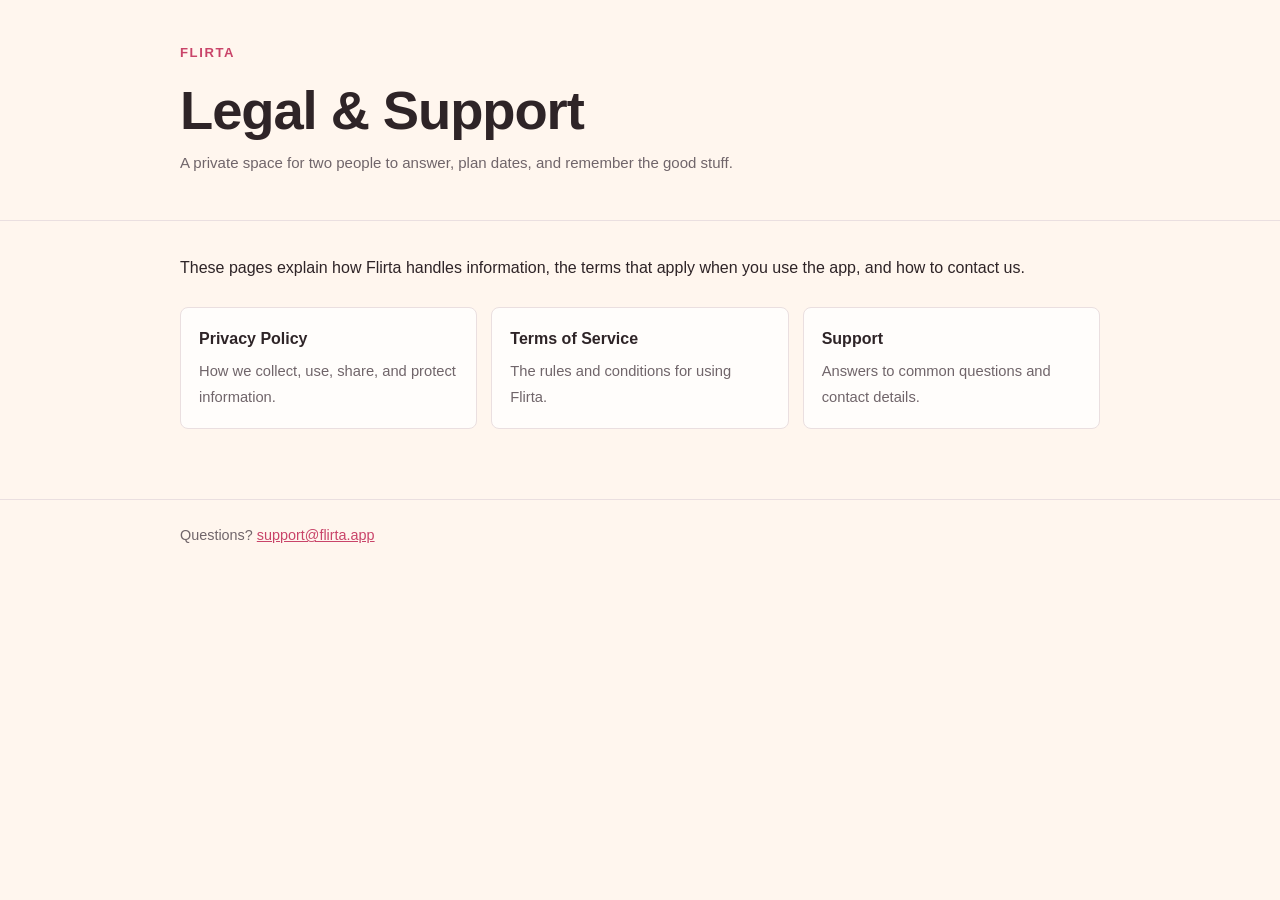
<file: index.html>
<!doctype html>
<html lang="en"><head><meta charset="utf-8"><meta name="viewport" content="width=device-width, initial-scale=1"><title>Flirta Legal &amp; Support</title><link rel="stylesheet" href="style.css"></head>
<body><header><div class="wrap"><p class="brand">Flirta</p><h1>Legal &amp; Support</h1><p class="meta">A private space for two people to answer, plan dates, and remember the good stuff.</p></div></header>
<main class="wrap"><p>These pages explain how Flirta handles information, the terms that apply when you use the app, and how to contact us.</p><div class="links"><a class="link-card" href="privacy-policy.html"><strong>Privacy Policy</strong><span>How we collect, use, share, and protect information.</span></a><a class="link-card" href="terms-of-service.html"><strong>Terms of Service</strong><span>The rules and conditions for using Flirta.</span></a><a class="link-card" href="support.html"><strong>Support</strong><span>Answers to common questions and contact details.</span></a></div></main>
<footer><div class="wrap">Questions? <a href="mailto:support@flirta.app">support@flirta.app</a></div></footer></body></html>
</file>
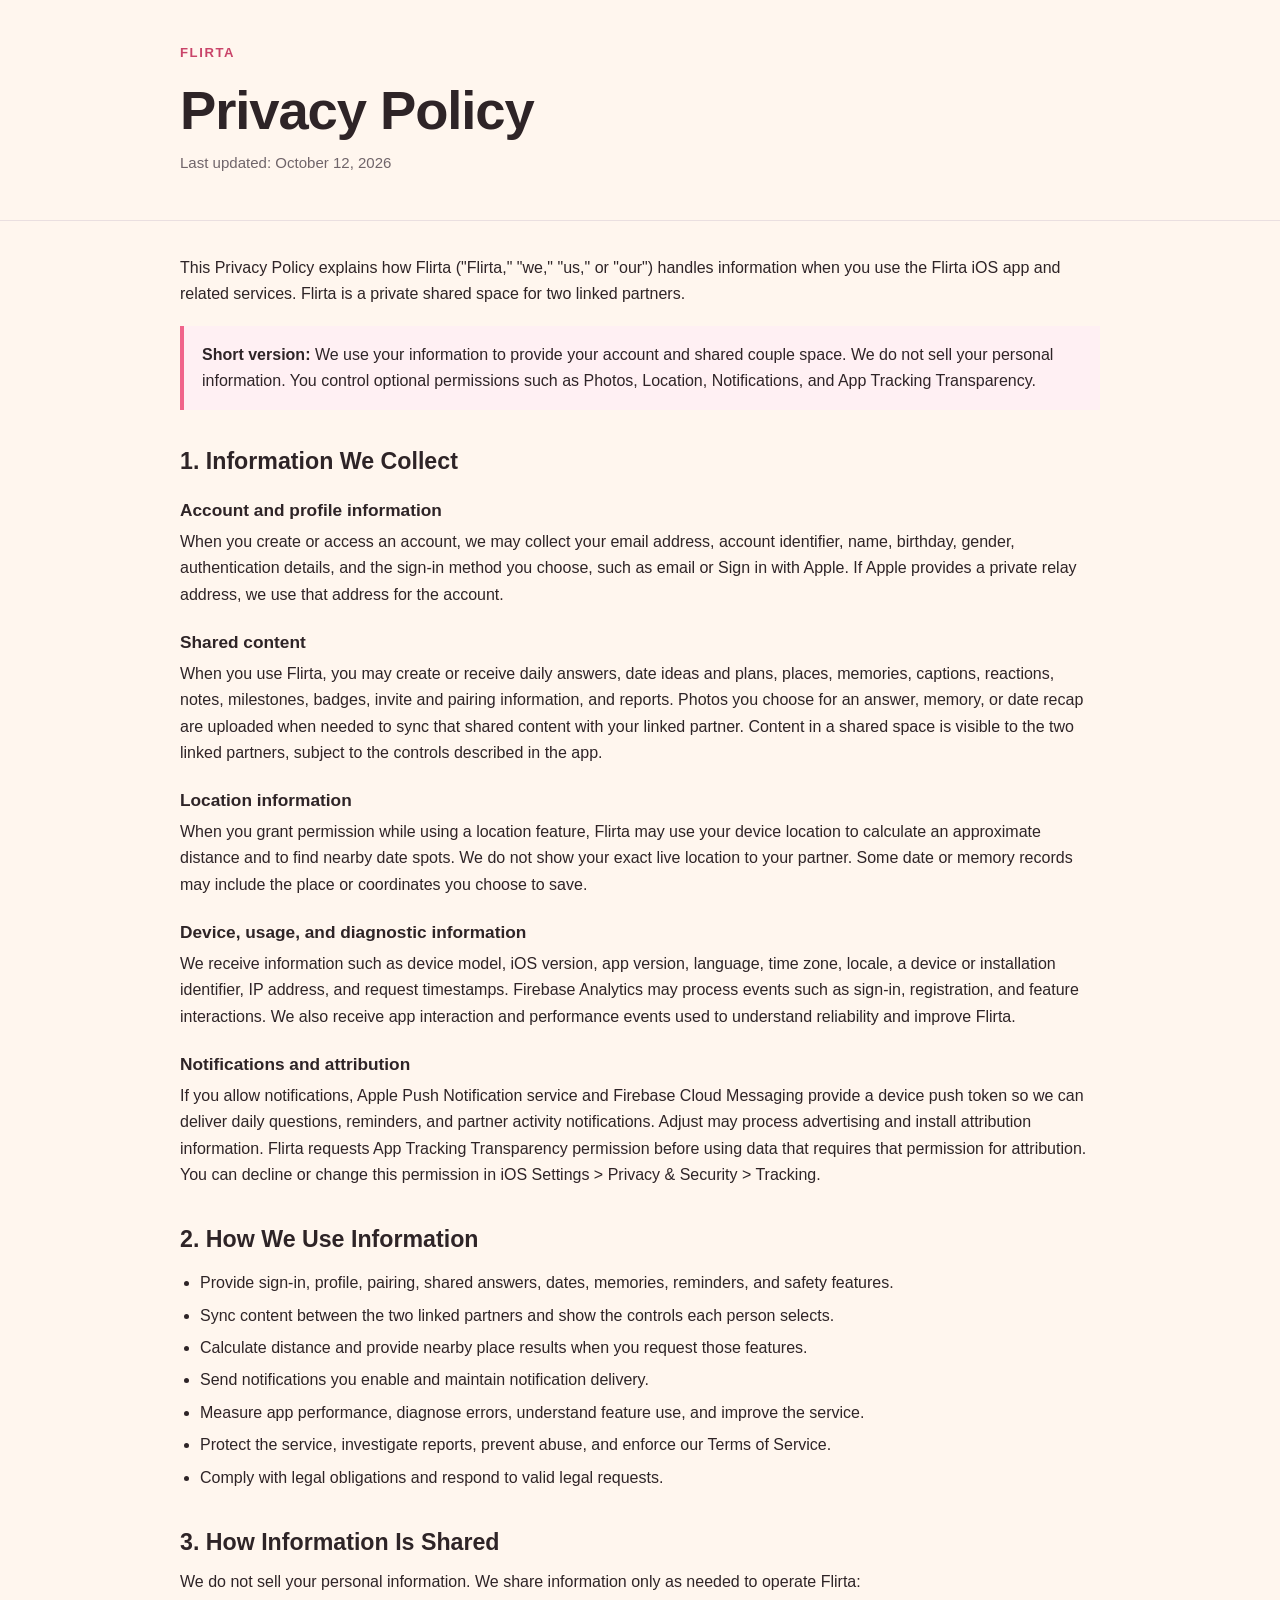
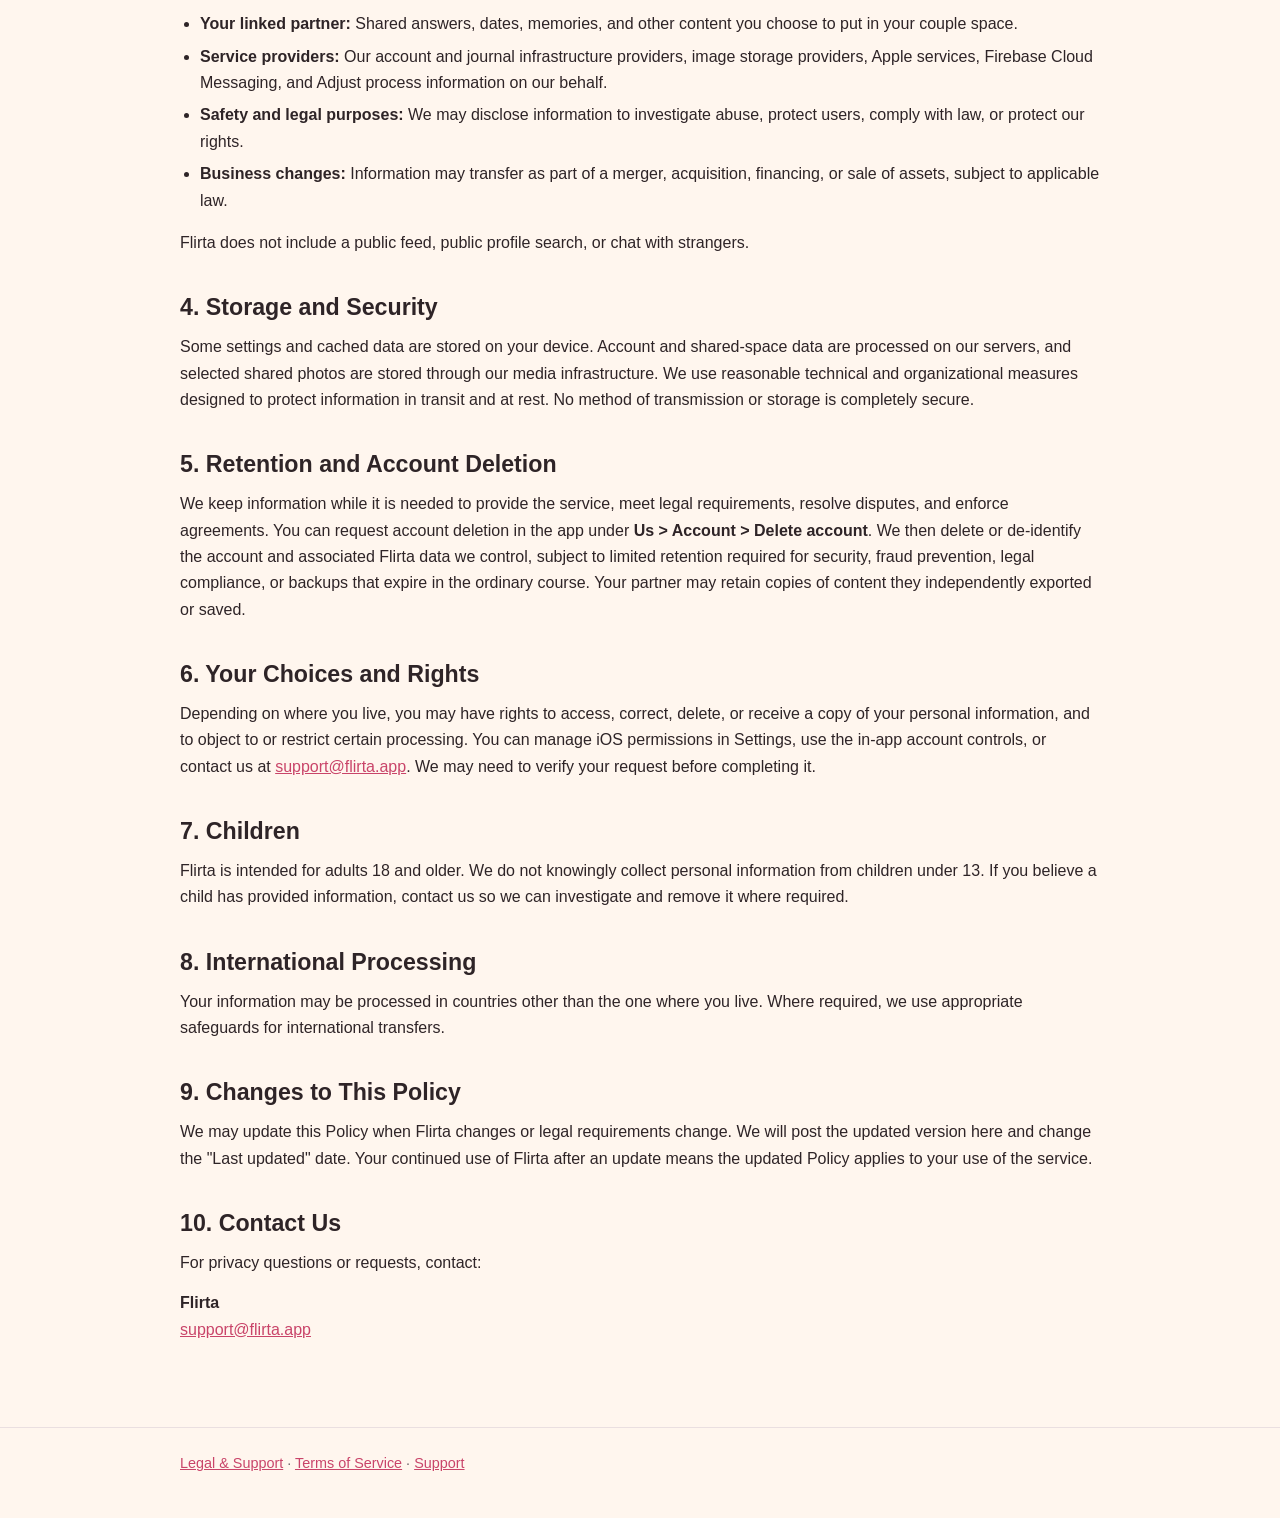
<file: privacy-policy.html>
<!doctype html>
<html lang="en"><head><meta charset="utf-8"><meta name="viewport" content="width=device-width, initial-scale=1"><title>Privacy Policy | Flirta</title><link rel="stylesheet" href="style.css"></head>
<body><header><div class="wrap"><p class="brand">Flirta</p><h1>Privacy Policy</h1><p class="meta">Last updated: October 12, 2026</p></div></header><main class="wrap">
<p>This Privacy Policy explains how Flirta ("Flirta," "we," "us," or "our") handles information when you use the Flirta iOS app and related services. Flirta is a private shared space for two linked partners.</p>
<div class="notice"><strong>Short version:</strong> We use your information to provide your account and shared couple space. We do not sell your personal information. You control optional permissions such as Photos, Location, Notifications, and App Tracking Transparency.</div>
<h2>1. Information We Collect</h2><h3>Account and profile information</h3><p>When you create or access an account, we may collect your email address, account identifier, name, birthday, gender, authentication details, and the sign-in method you choose, such as email or Sign in with Apple. If Apple provides a private relay address, we use that address for the account.</p>
<h3>Shared content</h3><p>When you use Flirta, you may create or receive daily answers, date ideas and plans, places, memories, captions, reactions, notes, milestones, badges, invite and pairing information, and reports. Photos you choose for an answer, memory, or date recap are uploaded when needed to sync that shared content with your linked partner. Content in a shared space is visible to the two linked partners, subject to the controls described in the app.</p>
<h3>Location information</h3><p>When you grant permission while using a location feature, Flirta may use your device location to calculate an approximate distance and to find nearby date spots. We do not show your exact live location to your partner. Some date or memory records may include the place or coordinates you choose to save.</p>
<h3>Device, usage, and diagnostic information</h3><p>We receive information such as device model, iOS version, app version, language, time zone, locale, a device or installation identifier, IP address, and request timestamps. Firebase Analytics may process events such as sign-in, registration, and feature interactions. We also receive app interaction and performance events used to understand reliability and improve Flirta.</p>
<h3>Notifications and attribution</h3><p>If you allow notifications, Apple Push Notification service and Firebase Cloud Messaging provide a device push token so we can deliver daily questions, reminders, and partner activity notifications. Adjust may process advertising and install attribution information. Flirta requests App Tracking Transparency permission before using data that requires that permission for attribution. You can decline or change this permission in iOS Settings &gt; Privacy &amp; Security &gt; Tracking.</p>
<h2>2. How We Use Information</h2><ul><li>Provide sign-in, profile, pairing, shared answers, dates, memories, reminders, and safety features.</li><li>Sync content between the two linked partners and show the controls each person selects.</li><li>Calculate distance and provide nearby place results when you request those features.</li><li>Send notifications you enable and maintain notification delivery.</li><li>Measure app performance, diagnose errors, understand feature use, and improve the service.</li><li>Protect the service, investigate reports, prevent abuse, and enforce our Terms of Service.</li><li>Comply with legal obligations and respond to valid legal requests.</li></ul>
<h2>3. How Information Is Shared</h2><p>We do not sell your personal information. We share information only as needed to operate Flirta:</p><ul><li><strong>Your linked partner:</strong> Shared answers, dates, memories, and other content you choose to put in your couple space.</li><li><strong>Service providers:</strong> Our account and journal infrastructure providers, image storage providers, Apple services, Firebase Cloud Messaging, and Adjust process information on our behalf.</li><li><strong>Safety and legal purposes:</strong> We may disclose information to investigate abuse, protect users, comply with law, or protect our rights.</li><li><strong>Business changes:</strong> Information may transfer as part of a merger, acquisition, financing, or sale of assets, subject to applicable law.</li></ul><p>Flirta does not include a public feed, public profile search, or chat with strangers.</p>
<h2>4. Storage and Security</h2><p>Some settings and cached data are stored on your device. Account and shared-space data are processed on our servers, and selected shared photos are stored through our media infrastructure. We use reasonable technical and organizational measures designed to protect information in transit and at rest. No method of transmission or storage is completely secure.</p>
<h2>5. Retention and Account Deletion</h2><p>We keep information while it is needed to provide the service, meet legal requirements, resolve disputes, and enforce agreements. You can request account deletion in the app under <strong>Us &gt; Account &gt; Delete account</strong>. We then delete or de-identify the account and associated Flirta data we control, subject to limited retention required for security, fraud prevention, legal compliance, or backups that expire in the ordinary course. Your partner may retain copies of content they independently exported or saved.</p>
<h2>6. Your Choices and Rights</h2><p>Depending on where you live, you may have rights to access, correct, delete, or receive a copy of your personal information, and to object to or restrict certain processing. You can manage iOS permissions in Settings, use the in-app account controls, or contact us at <a href="mailto:support@flirta.app">support@flirta.app</a>. We may need to verify your request before completing it.</p>
<h2>7. Children</h2><p>Flirta is intended for adults 18 and older. We do not knowingly collect personal information from children under 13. If you believe a child has provided information, contact us so we can investigate and remove it where required.</p>
<h2>8. International Processing</h2><p>Your information may be processed in countries other than the one where you live. Where required, we use appropriate safeguards for international transfers.</p>
<h2>9. Changes to This Policy</h2><p>We may update this Policy when Flirta changes or legal requirements change. We will post the updated version here and change the "Last updated" date. Your continued use of Flirta after an update means the updated Policy applies to your use of the service.</p>
<h2>10. Contact Us</h2><p>For privacy questions or requests, contact:</p><p><strong>Flirta</strong><br><a href="mailto:support@flirta.app">support@flirta.app</a></p></main>
<footer><div class="wrap"><a href="index.html">Legal &amp; Support</a> · <a href="terms-of-service.html">Terms of Service</a> · <a href="support.html">Support</a></div></footer></body></html>
</file>
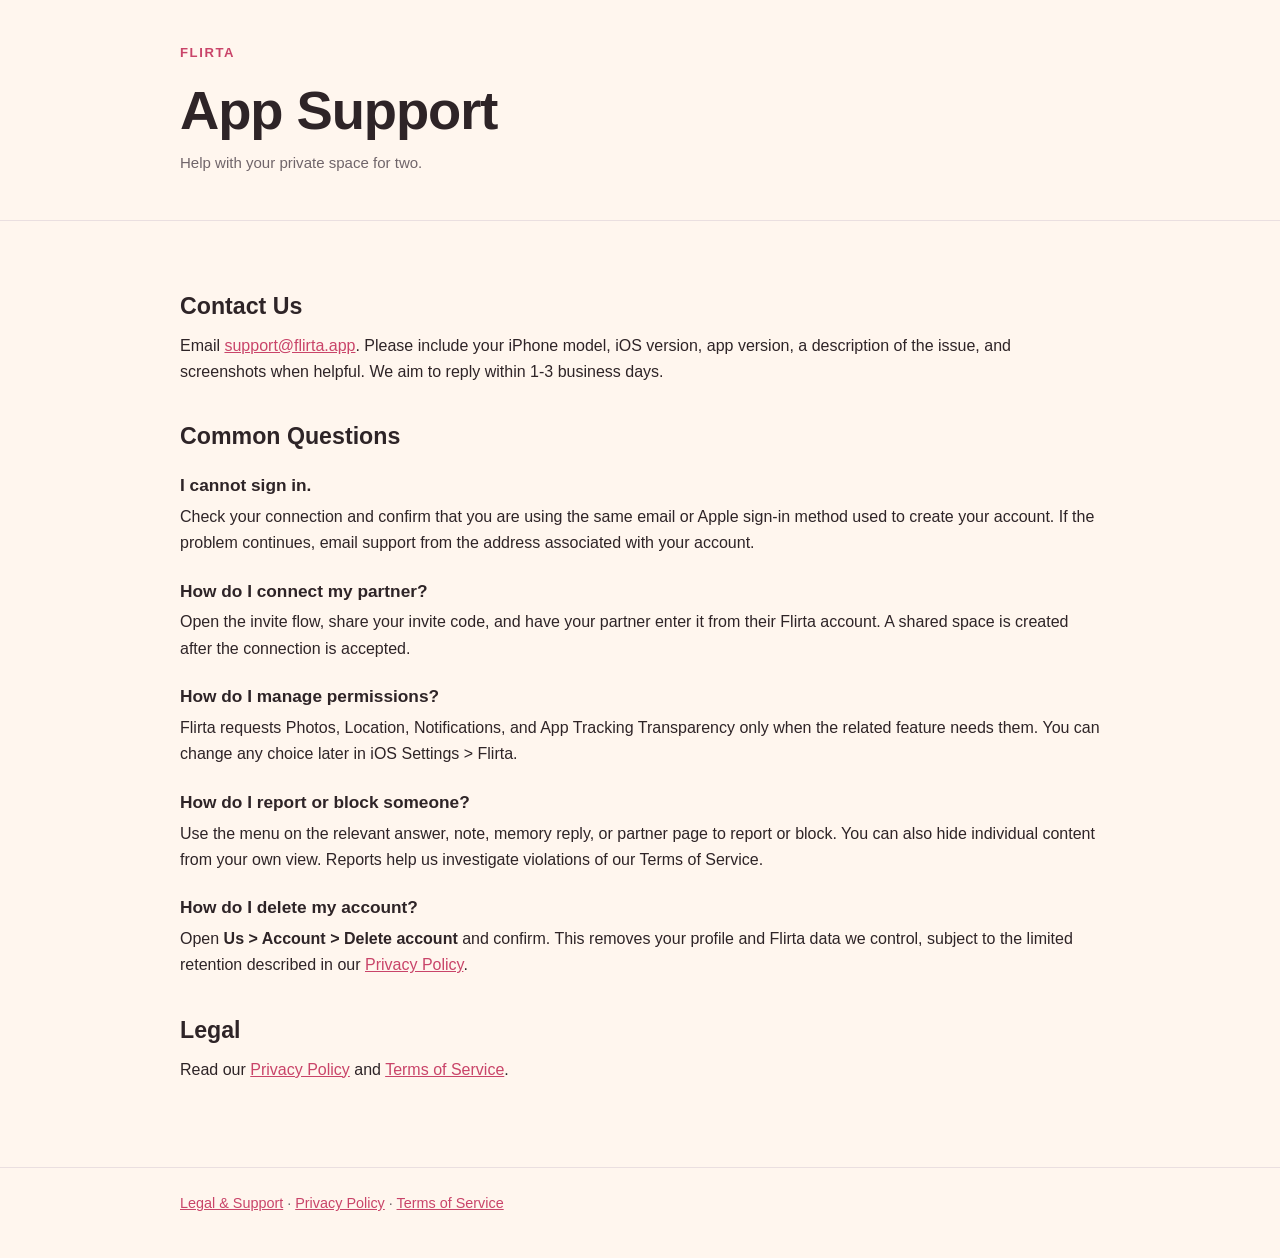
<file: support.html>
<!doctype html>
<html lang="en"><head><meta charset="utf-8"><meta name="viewport" content="width=device-width, initial-scale=1"><title>Support | Flirta</title><link rel="stylesheet" href="style.css"></head>
<body><header><div class="wrap"><p class="brand">Flirta</p><h1>App Support</h1><p class="meta">Help with your private space for two.</p></div></header><main class="wrap">
<h2>Contact Us</h2><p>Email <a href="mailto:support@flirta.app">support@flirta.app</a>. Please include your iPhone model, iOS version, app version, a description of the issue, and screenshots when helpful. We aim to reply within 1-3 business days.</p>
<h2>Common Questions</h2><h3>I cannot sign in.</h3><p>Check your connection and confirm that you are using the same email or Apple sign-in method used to create your account. If the problem continues, email support from the address associated with your account.</p>
<h3>How do I connect my partner?</h3><p>Open the invite flow, share your invite code, and have your partner enter it from their Flirta account. A shared space is created after the connection is accepted.</p>
<h3>How do I manage permissions?</h3><p>Flirta requests Photos, Location, Notifications, and App Tracking Transparency only when the related feature needs them. You can change any choice later in iOS Settings &gt; Flirta.</p>
<h3>How do I report or block someone?</h3><p>Use the menu on the relevant answer, note, memory reply, or partner page to report or block. You can also hide individual content from your own view. Reports help us investigate violations of our Terms of Service.</p>
<h3>How do I delete my account?</h3><p>Open <strong>Us &gt; Account &gt; Delete account</strong> and confirm. This removes your profile and Flirta data we control, subject to the limited retention described in our <a href="privacy-policy.html">Privacy Policy</a>.</p>
<h2>Legal</h2><p>Read our <a href="privacy-policy.html">Privacy Policy</a> and <a href="terms-of-service.html">Terms of Service</a>.</p></main>
<footer><div class="wrap"><a href="index.html">Legal &amp; Support</a> · <a href="privacy-policy.html">Privacy Policy</a> · <a href="terms-of-service.html">Terms of Service</a></div></footer></body></html>
</file>
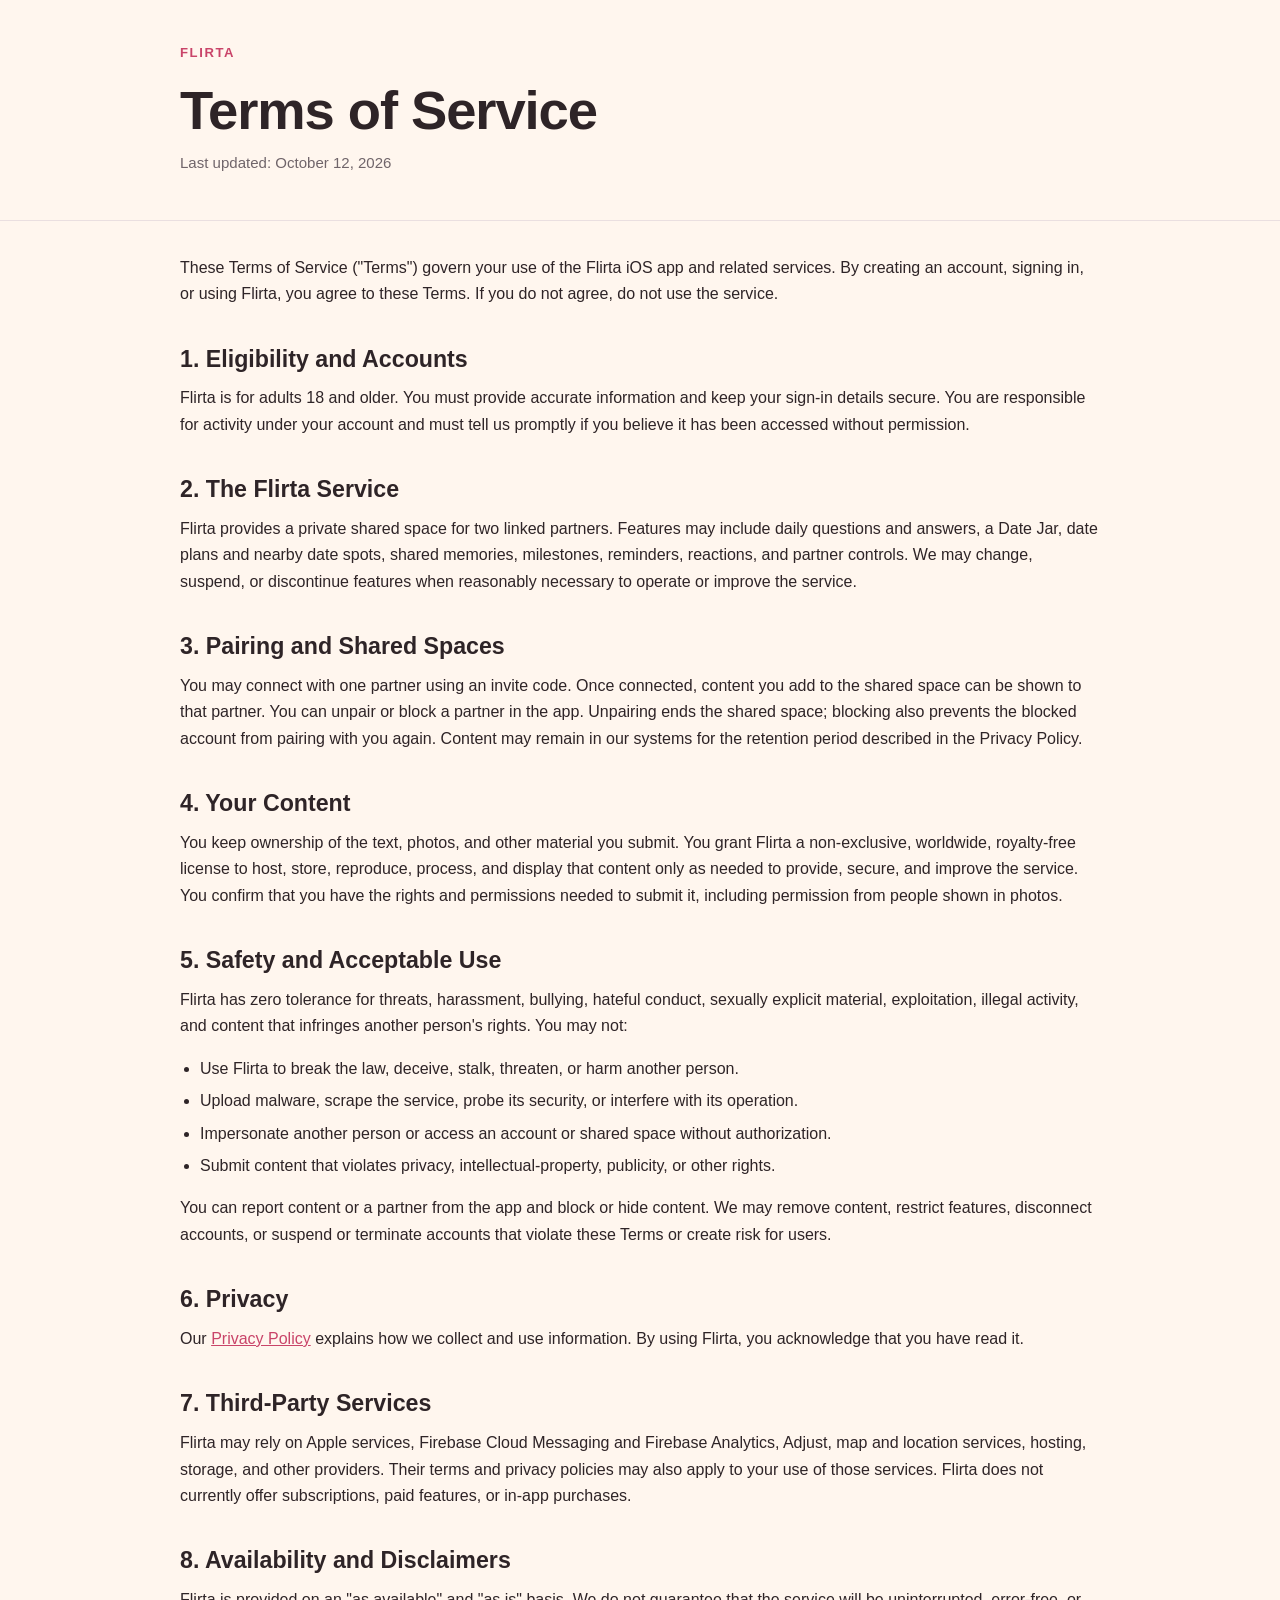
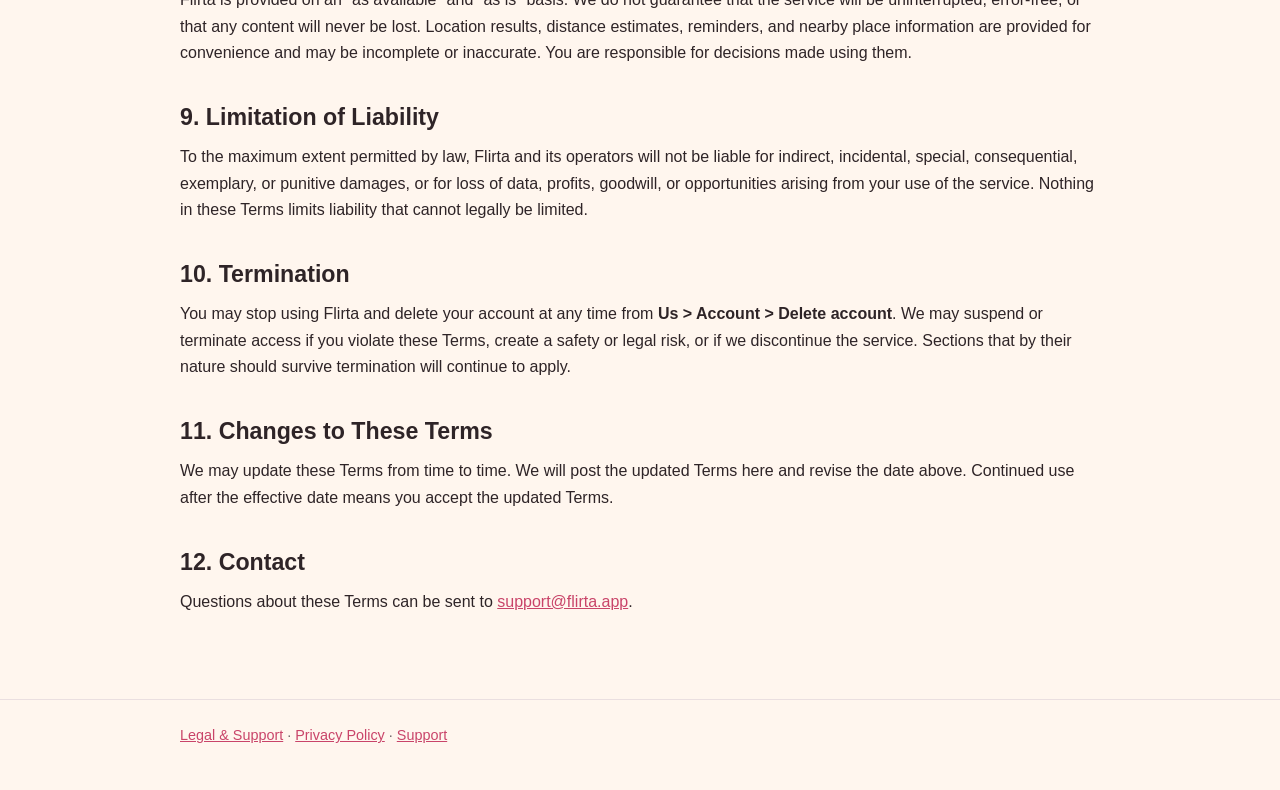
<file: terms-of-service.html>
<!doctype html>
<html lang="en"><head><meta charset="utf-8"><meta name="viewport" content="width=device-width, initial-scale=1"><title>Terms of Service | Flirta</title><link rel="stylesheet" href="style.css"></head>
<body><header><div class="wrap"><p class="brand">Flirta</p><h1>Terms of Service</h1><p class="meta">Last updated: October 12, 2026</p></div></header><main class="wrap">
<p>These Terms of Service ("Terms") govern your use of the Flirta iOS app and related services. By creating an account, signing in, or using Flirta, you agree to these Terms. If you do not agree, do not use the service.</p>
<h2>1. Eligibility and Accounts</h2><p>Flirta is for adults 18 and older. You must provide accurate information and keep your sign-in details secure. You are responsible for activity under your account and must tell us promptly if you believe it has been accessed without permission.</p>
<h2>2. The Flirta Service</h2><p>Flirta provides a private shared space for two linked partners. Features may include daily questions and answers, a Date Jar, date plans and nearby date spots, shared memories, milestones, reminders, reactions, and partner controls. We may change, suspend, or discontinue features when reasonably necessary to operate or improve the service.</p>
<h2>3. Pairing and Shared Spaces</h2><p>You may connect with one partner using an invite code. Once connected, content you add to the shared space can be shown to that partner. You can unpair or block a partner in the app. Unpairing ends the shared space; blocking also prevents the blocked account from pairing with you again. Content may remain in our systems for the retention period described in the Privacy Policy.</p>
<h2>4. Your Content</h2><p>You keep ownership of the text, photos, and other material you submit. You grant Flirta a non-exclusive, worldwide, royalty-free license to host, store, reproduce, process, and display that content only as needed to provide, secure, and improve the service. You confirm that you have the rights and permissions needed to submit it, including permission from people shown in photos.</p>
<h2>5. Safety and Acceptable Use</h2><p>Flirta has zero tolerance for threats, harassment, bullying, hateful conduct, sexually explicit material, exploitation, illegal activity, and content that infringes another person's rights. You may not:</p><ul><li>Use Flirta to break the law, deceive, stalk, threaten, or harm another person.</li><li>Upload malware, scrape the service, probe its security, or interfere with its operation.</li><li>Impersonate another person or access an account or shared space without authorization.</li><li>Submit content that violates privacy, intellectual-property, publicity, or other rights.</li></ul><p>You can report content or a partner from the app and block or hide content. We may remove content, restrict features, disconnect accounts, or suspend or terminate accounts that violate these Terms or create risk for users.</p>
<h2>6. Privacy</h2><p>Our <a href="privacy-policy.html">Privacy Policy</a> explains how we collect and use information. By using Flirta, you acknowledge that you have read it.</p>
<h2>7. Third-Party Services</h2><p>Flirta may rely on Apple services, Firebase Cloud Messaging and Firebase Analytics, Adjust, map and location services, hosting, storage, and other providers. Their terms and privacy policies may also apply to your use of those services. Flirta does not currently offer subscriptions, paid features, or in-app purchases.</p>
<h2>8. Availability and Disclaimers</h2><p>Flirta is provided on an "as available" and "as is" basis. We do not guarantee that the service will be uninterrupted, error-free, or that any content will never be lost. Location results, distance estimates, reminders, and nearby place information are provided for convenience and may be incomplete or inaccurate. You are responsible for decisions made using them.</p>
<h2>9. Limitation of Liability</h2><p>To the maximum extent permitted by law, Flirta and its operators will not be liable for indirect, incidental, special, consequential, exemplary, or punitive damages, or for loss of data, profits, goodwill, or opportunities arising from your use of the service. Nothing in these Terms limits liability that cannot legally be limited.</p>
<h2>10. Termination</h2><p>You may stop using Flirta and delete your account at any time from <strong>Us &gt; Account &gt; Delete account</strong>. We may suspend or terminate access if you violate these Terms, create a safety or legal risk, or if we discontinue the service. Sections that by their nature should survive termination will continue to apply.</p>
<h2>11. Changes to These Terms</h2><p>We may update these Terms from time to time. We will post the updated Terms here and revise the date above. Continued use after the effective date means you accept the updated Terms.</p>
<h2>12. Contact</h2><p>Questions about these Terms can be sent to <a href="mailto:support@flirta.app">support@flirta.app</a>.</p></main>
<footer><div class="wrap"><a href="index.html">Legal &amp; Support</a> · <a href="privacy-policy.html">Privacy Policy</a> · <a href="support.html">Support</a></div></footer></body></html>
</file>
<file: style.css>
:root{color-scheme:light;--cream:#fff6ee;--paper:#fffdfb;--ink:#2e2427;--muted:#70656a;--rose:#f0648a;--rose-dark:#c94469;--line:#eadfe0;--soft:#fff0f3}*{box-sizing:border-box}html{background:var(--cream)}body{margin:0;color:var(--ink);background:var(--cream);font-family:-apple-system,BlinkMacSystemFont,"Segoe UI",sans-serif;line-height:1.65}a{color:var(--rose-dark)}.wrap{width:min(920px,calc(100% - 36px));margin:0 auto}header{padding:42px 0 30px;border-bottom:1px solid var(--line)}.brand{margin:0;color:var(--rose-dark);font-size:.82rem;font-weight:700;letter-spacing:.12em;text-transform:uppercase}h1,h2,h3{line-height:1.2}h1{margin:14px 0 8px;font-size:clamp(2rem,5vw,3.4rem);letter-spacing:-.02em}h2{margin:38px 0 12px;font-size:1.45rem}h3{margin:24px 0 8px;font-size:1.08rem}p{margin:0 0 14px}main{padding:34px 0 70px}.notice{margin:18px 0 26px;padding:16px 18px;border-left:4px solid var(--rose);background:var(--soft)}.meta{color:var(--muted);font-size:.94rem}ul,ol{padding-left:1.25rem}li{margin:6px 0}table{width:100%;margin:18px 0 24px;border-collapse:collapse;background:var(--paper);font-size:.95rem}th,td{padding:12px 13px;border:1px solid var(--line);text-align:left;vertical-align:top}th{background:var(--soft);font-weight:700}.links{display:grid;grid-template-columns:repeat(3,minmax(0,1fr));gap:14px;margin-top:26px}.link-card{display:block;padding:18px;border:1px solid var(--line);border-radius:8px;color:var(--ink);background:var(--paper);text-decoration:none}.link-card:hover{border-color:var(--rose)}.link-card strong{display:block;margin-bottom:5px}.link-card span{color:var(--muted);font-size:.92rem}footer{padding:24px 0 42px;border-top:1px solid var(--line);color:var(--muted);font-size:.9rem}@media(max-width:680px){.wrap{width:min(100% - 28px,920px)}header{padding-top:28px}main{padding-top:24px}.links{grid-template-columns:1fr}table{display:block;overflow-x:auto;white-space:nowrap}th,td{white-space:normal;min-width:150px}}
</file>
